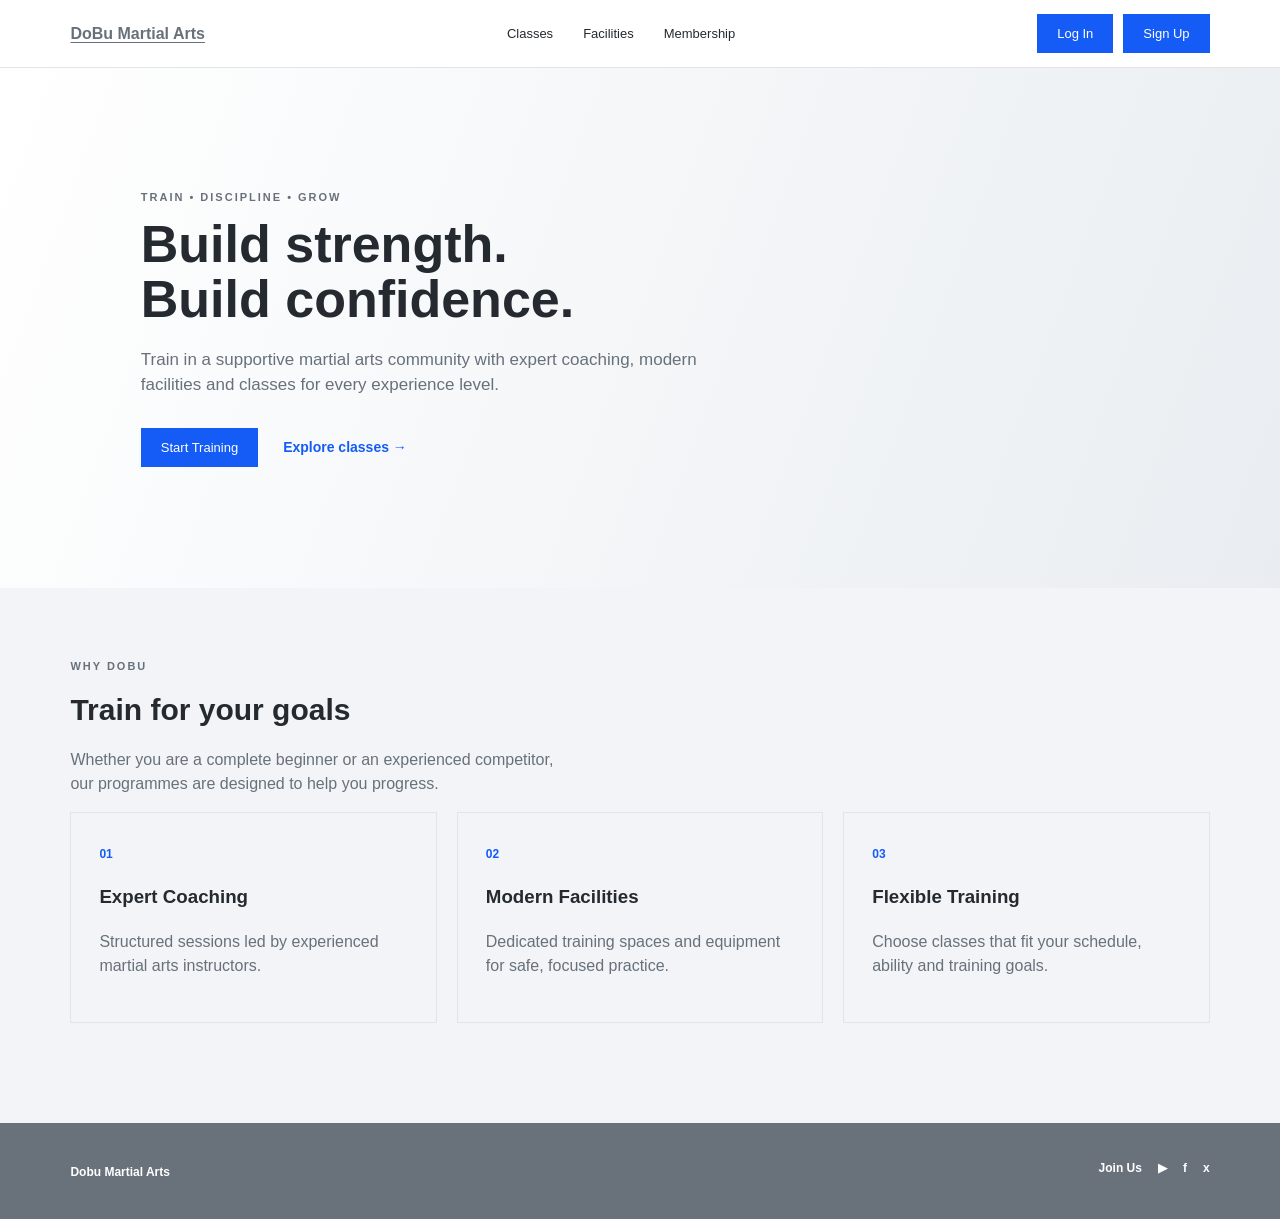
<file: index.html>
<!DOCTYPE html>
<html lang="en">

<head>
    <meta charset="UTF-8">
    <meta name="viewport" content="width=device-width, initial-scale=1.0">
    <title>Dobu Martial Arts</title>
    <link rel="stylesheet" href="style.css">
    <script src="script.js" defer></script>
</head>

<body>
    <header>
        <a class="brand" href="index.html">DoBu Martial Arts</a>
        <nav>
            <a href="classes.html">Classes</a>
            <a href="facilities.html">Facilities</a>
            <a href="membership.html">Membership</a>
        </nav>
        <div class=headerAccount>
            <a class="btn" href="login.html" id="login">Log In</a>
            <a class="btn" href="signup.html" id="signup">Sign Up</a>
            <a class="btnAccount" href=account.html id="account"> Account</a>
        </div>
    </header>
    <main>
        <section class="hero">
            <div>
                <p class="lightText"> TRAIN • DISCIPLINE • GROW </p>
                <h1>Build strength.<br>Build confidence.</h1>
                <p class="heroText">Train in a supportive martial arts community with expert coaching, modern facilities
                    and classes for every experience level.</p>
                <div class="heroBtn">
                    <a class="btn" href="signup.html">Start Training</a>
                    <a class="textLink" href="classes.html">Explore classes →</a>
                </div>
            </div>
        </section>

        <section>
            <div class="sectionHeading">
                <div>
                    <p class="lightText">WHY DOBU</p>
                    <h2> Train for your goals</h2>
                </div>
            <p>Whether you are a complete beginner or an experienced competitor, our programmes are designed to help you
                progress.</p>
            </div>
            <div class="cardGrid three">
                <article class="infoCard"><span class="cardNumber">01</span>
                    <h3>Expert Coaching</h3>
                    <p>Structured sessions led by experienced martial arts instructors.</p>
                </article>
                <article class="infoCard"><span class="cardNumber">02</span>
                    <h3>Modern Facilities</h3>
                    <p>Dedicated training spaces and equipment for safe, focused practice.</p>
                </article>
                <article class="infoCard"><span class="cardNumber">03</span>
                    <h3>Flexible Training</h3>
                    <p>Choose classes that fit your schedule, ability and training goals.</p>
                </article>
            </div>
        </section>

    </main>
    <footer>
        <div class="footerLeft">
            <strong> Dobu Martial Arts</strong>
        </div>
        <div class="footerRight">
            <div class="socials">
                <strong>Join Us</strong>
                <a href="https://www.youtube.com">▶</a>
                <a href="https://www.facebook.com">f</a>
                <a href="https://www.x.com">x</a>
            </div>
        </div>
    </footer>
</body>

</html>
</file>
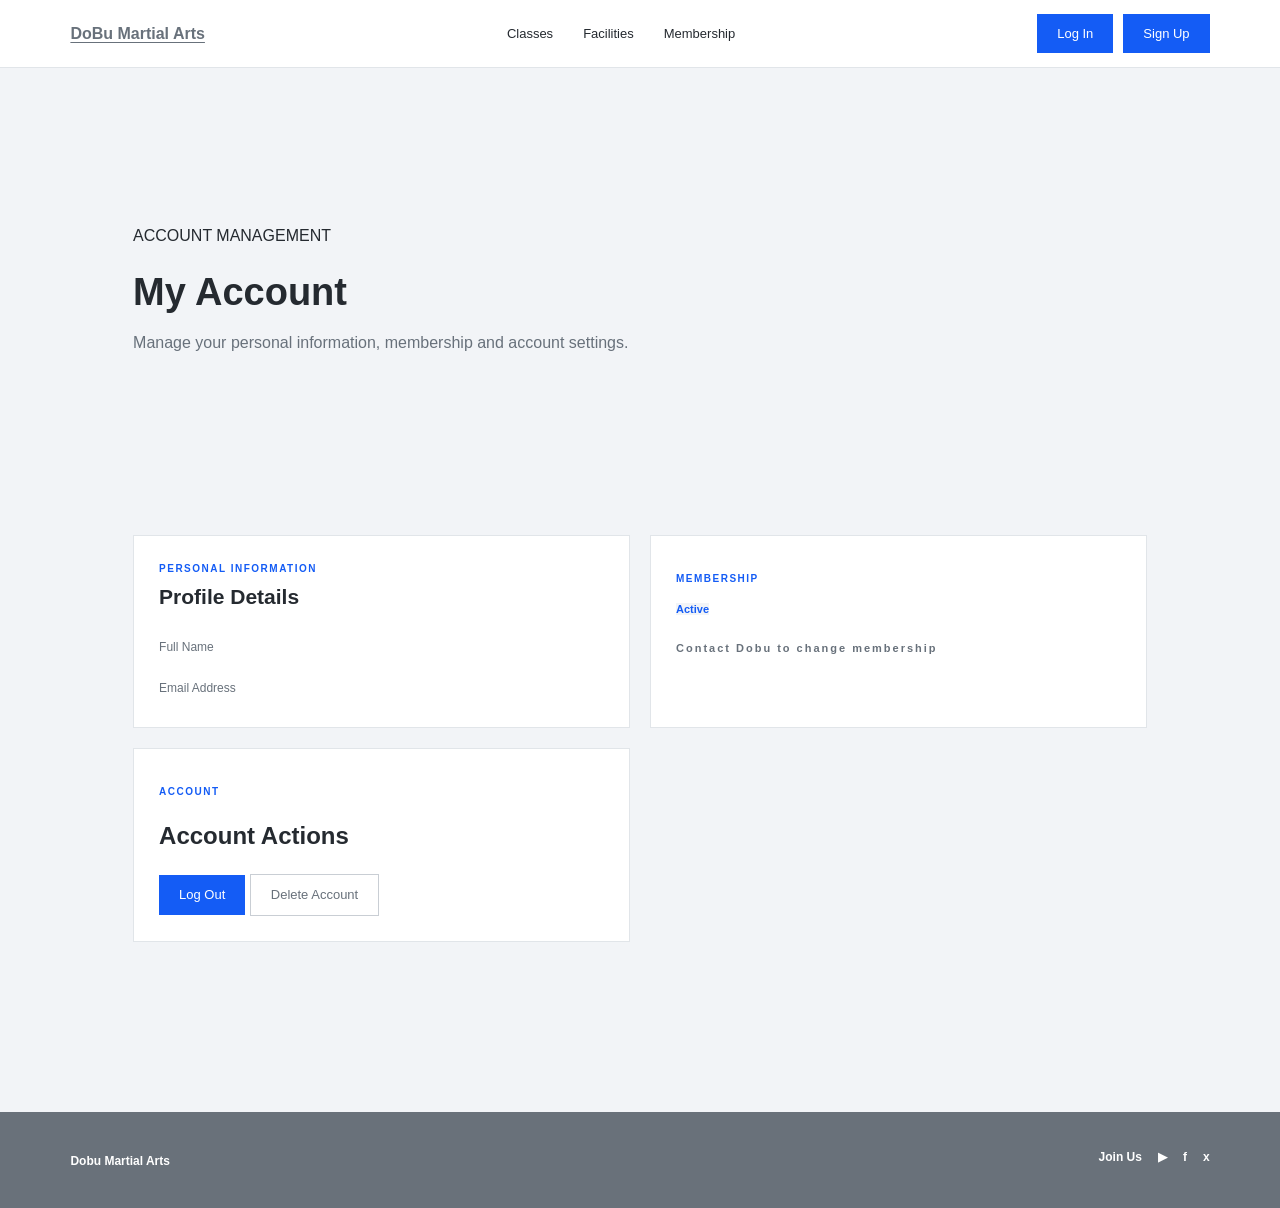
<file: account.html>
<!DOCTYPE html>
<html lang="en">

<head>
    <meta charset="UTF-8">
    <meta name="viewport" content="width=device-width, initial-scale=1.0">
    <title>Dobu Martial Arts</title>
    <link rel="stylesheet" href="style.css">
    <script src="script.js" defer></script>
</head>

<body>
    <header>
        <a class="brand" href="index.html">DoBu Martial Arts</a>
        <nav>
            <a href="classes.html">Classes</a>
            <a href="facilities.html">Facilities</a>
            <a href="membership.html">Membership</a>
        </nav>
        <div class=headerAccount>
            <a class="btn" href="login.html" id="login">Log In</a>
            <a class="btn" href="signup.html" id="signup">Sign Up</a>
            <a class="btnAccount" href=account.html id="account"> Account</a>
        </div>
    </header>


<main class="page">

    <section class="accountHeader">
        <p class="sectionLabel">ACCOUNT MANAGEMENT</p>
        <h1>My Account</h1>
        <p>Manage your personal information, membership and account settings.</p>
    </section>

    <section class="accountGrid">

        <!-- Personal Information -->
        <div class="accountCard">
            <div class="accountCardHeader">
                <div>
                    <p class="cardLabel">PERSONAL INFORMATION</p>
                    <h2>Profile Details</h2>
                </div>

            </div>

            <div class="accountDetails">
                <div>
                    <span>Full Name</span>
                    <strong id="accountName">Admin</strong>
                </div>

                <div>
                    <span>Email Address</span>
                    <strong id="accountGmail">Admin@gmail.com</strong>
                </div>

            </div>
        </div>


        <!-- Membership -->
        <div class="memberCard">
            <div class="memberCardHeader">
                <div>
                    <p class="cardLabel">MEMBERSHIP</p>
                     <span class="statusBadge">Active</span>

                    <h2 id="currentPlan">Current Plan</h2>
                </div>
            <div class="Contact">
                <p class="lightText"> Contact Dobu to change membership </p>
            </div>
            </div>
        </div>

        <!-- Account Actions -->
        <div class="accountCard dangerCard">
            <div class="account-card-header">
                <div>
                    <p class="cardLabel">ACCOUNT</p>
                    <h2>Account Actions</h2>
                </div>
            </div>

            <p>

            <div class="accountActions">
                <a href="login.html" id="logout" class="btn">
                    Log Out
                </a>

                <a href="login.html" class="dangerButton" id="delete">
                    Delete Account
                </a>
            </div>
        </div>

    </section>

</main>

    <footer>
        <div class="footerLeft">
            <strong> Dobu Martial Arts</strong>
        </div>
        <div class="footerRight">
            <div class="socials">
                <strong>Join Us</strong>
                <a href="https://www.youtube.com">▶</a>
                <a href="https://www.facebook.com">f</a>
                <a href="https://www.x.com">x</a>
            </div>
        </div>
    </footer>


</body>
</html>
</file>
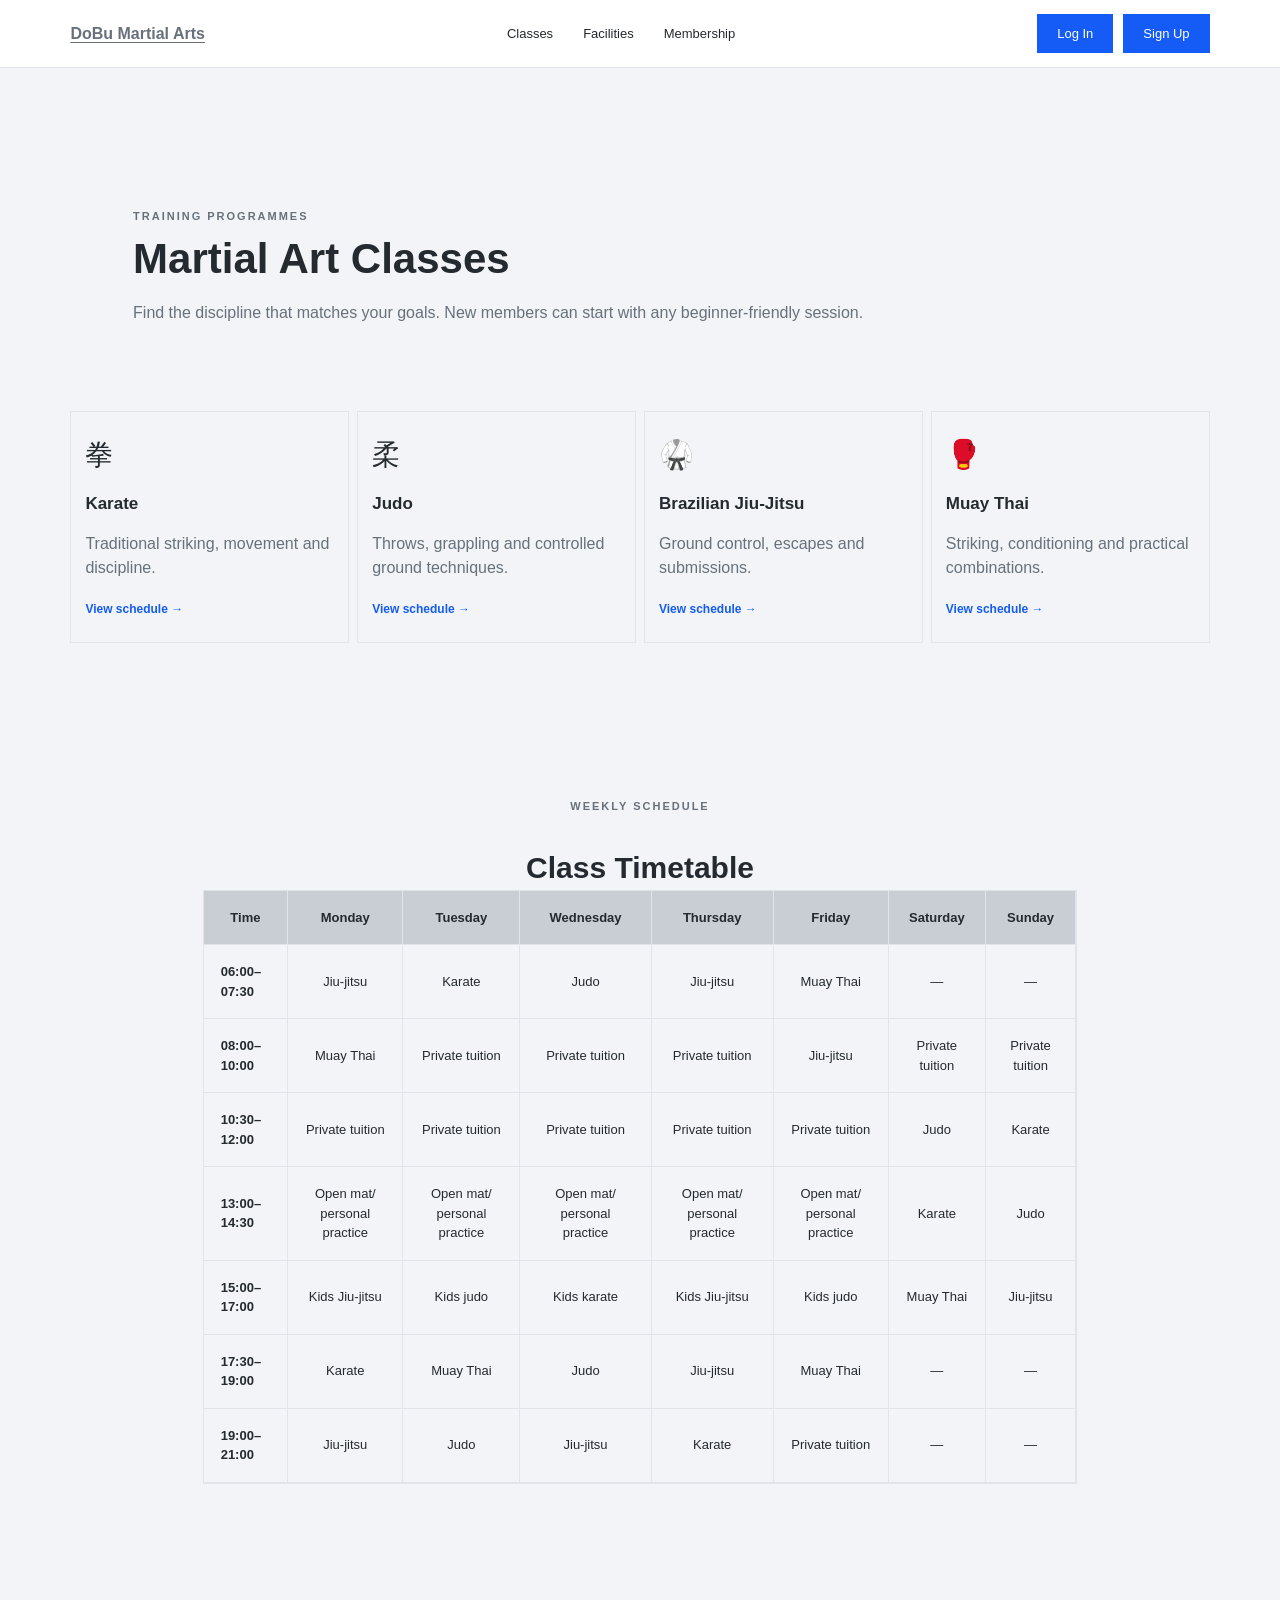
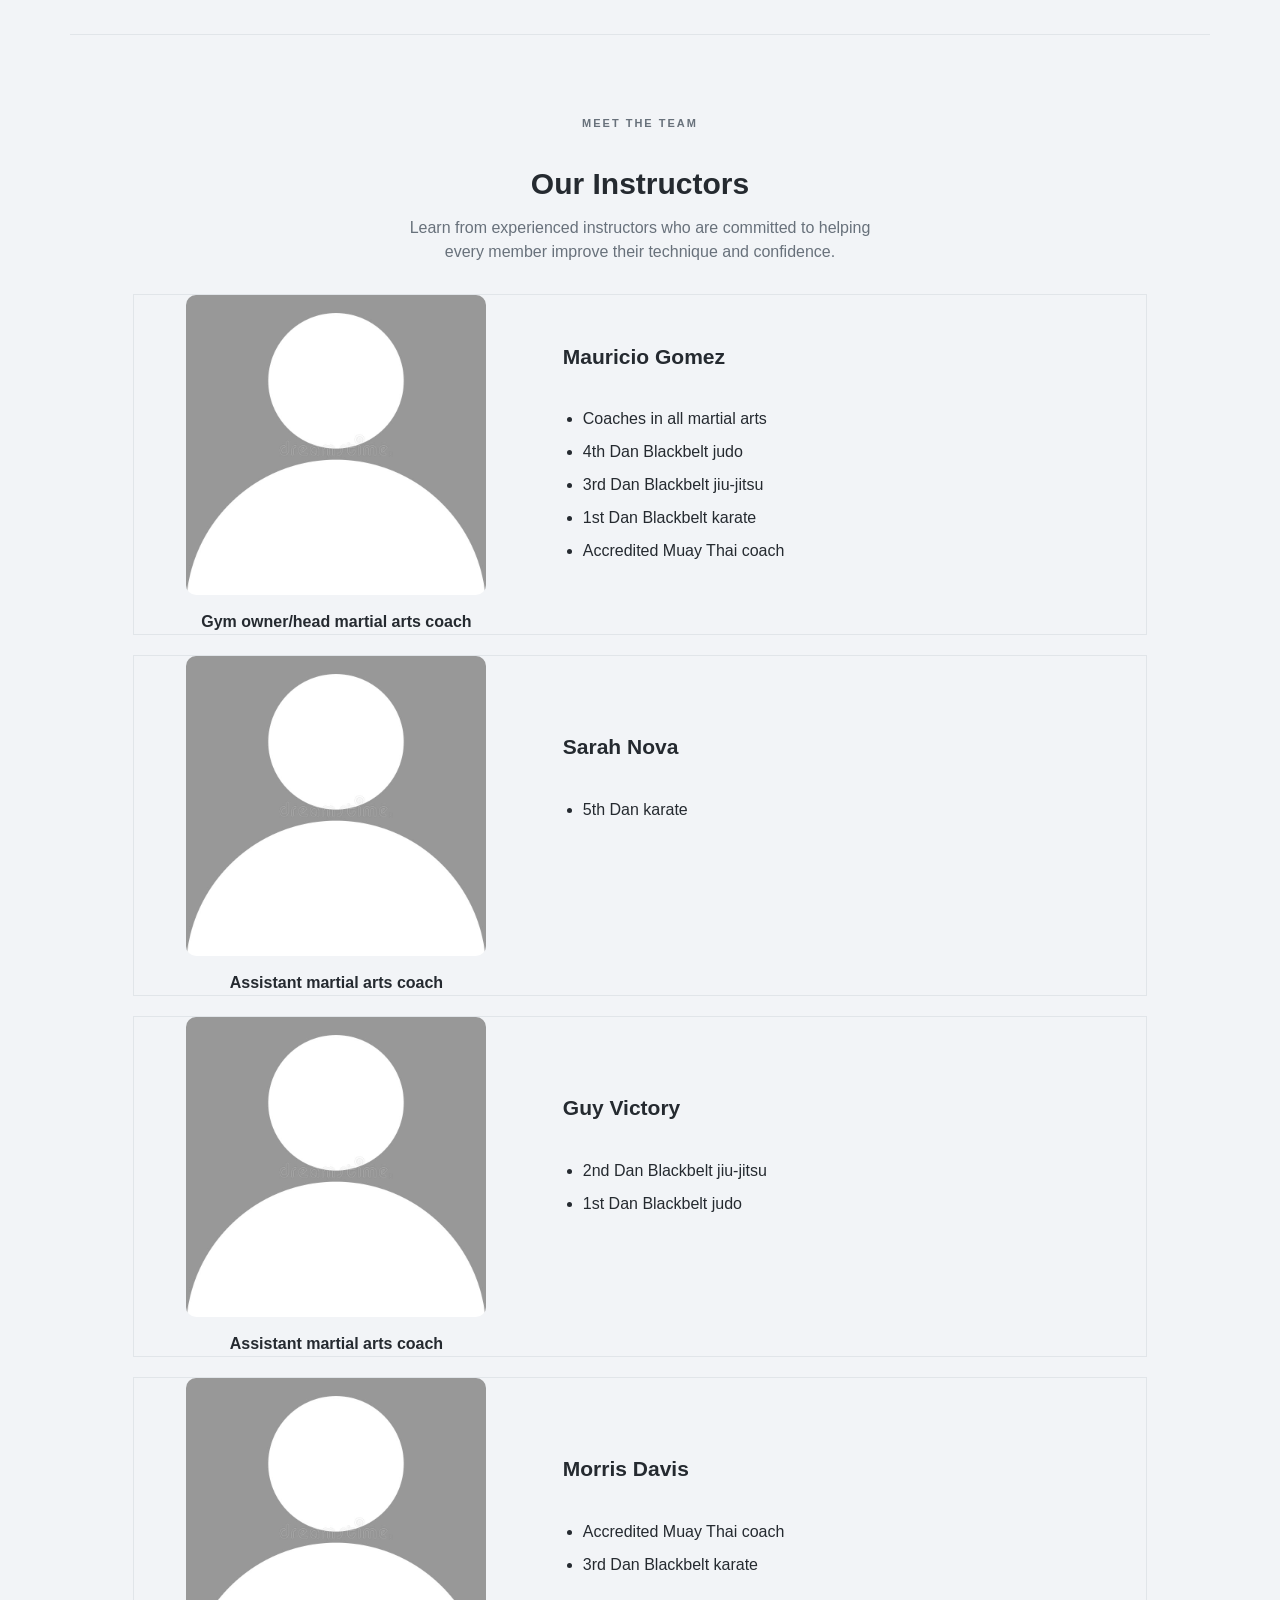
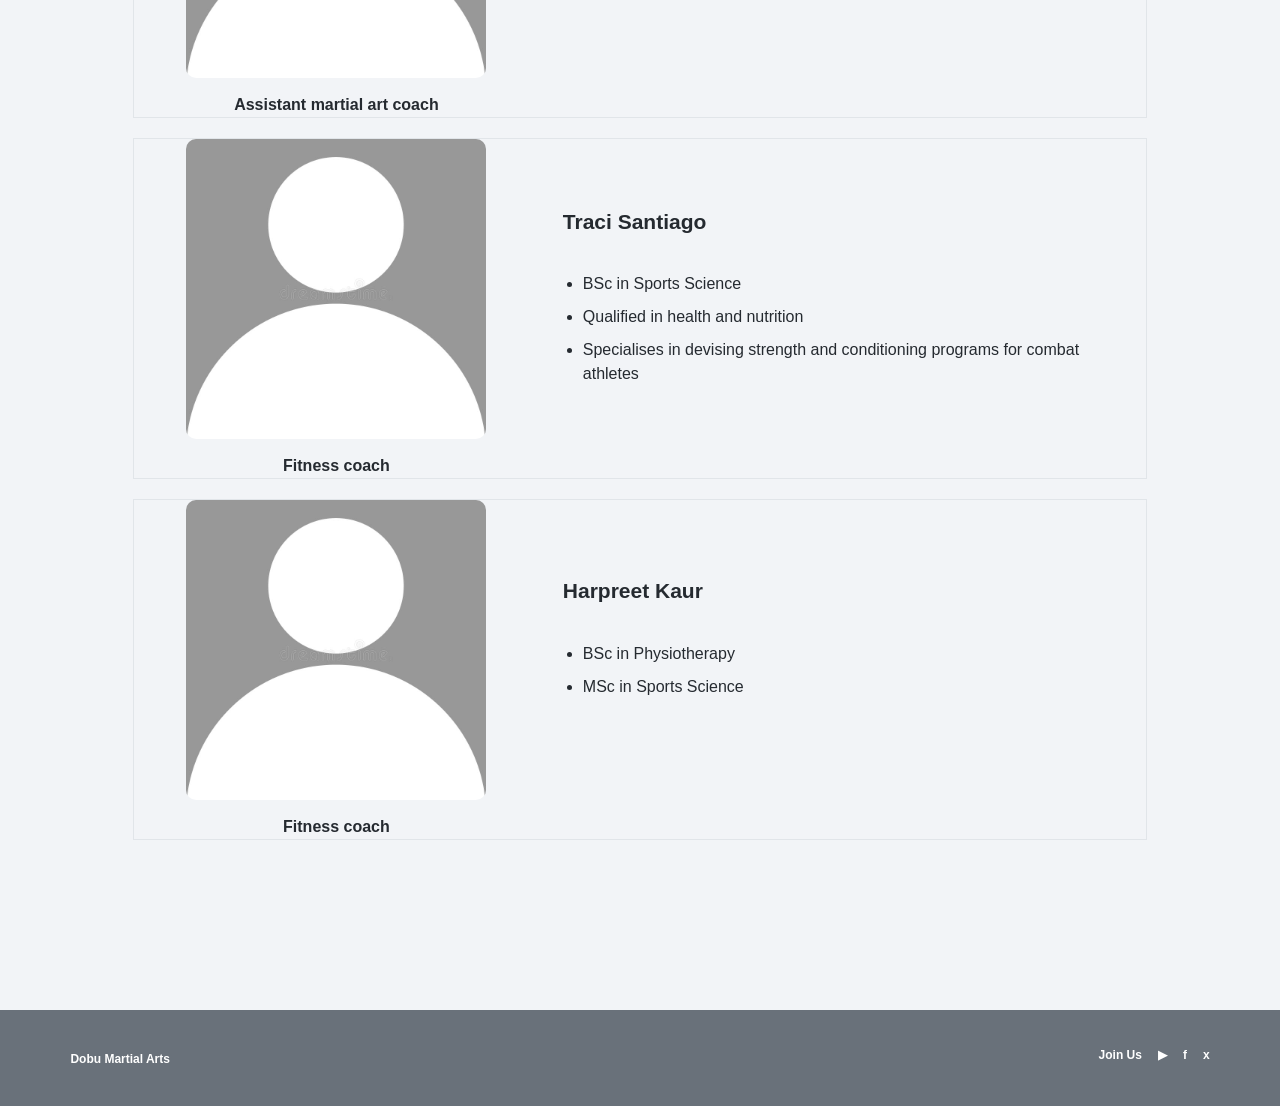
<file: classes.html>
<!DOCTYPE html>
<html lang="en">

<head>
    <meta charset="UTF-8">
    <meta name="viewport" content="width=device-width, initial-scale=1.0">
    <title>Dobu Martial Arts</title>
    <link rel="stylesheet" href="style.css">
    <script src="script.js" defer></script>

</head>

<body>
    <header>
        <a class="brand" href="index.html">DoBu Martial Arts</a>
        <nav>
            <a href="classes.html">Classes</a>
            <a href="facilities.html">Facilities</a>
            <a href="membership.html">Membership</a>
        </nav>
        <div class=headerAccount>
            <a class="btn" href="login.html" id="login">Log In</a>
            <a class="btn" href="signup.html" id="signup">Sign Up</a>
            <a class="btnAccount" href=account.html id="account"> Account</a>
        </div>
    </header>
    <main class="page">
        <section class="pageIntro">
            <p class="lightText">TRAINING PROGRAMMES</p>
            <h1>Martial Art Classes</h1>
            <p>Find the discipline that matches your goals. New members can start with any beginner-friendly session.
            </p>
        </section>

        <div class="classStrip">
            <article class="classCard">
                <div class="classIcon">拳</div>
                <h2>Karate</h2>
                <p>Traditional striking, movement and discipline.</p><a href="#timetable">View schedule →</a>
            </article>
            <article class="classCard">
                <div class="classIcon">柔</div>
                <h2>Judo</h2>
                <p>Throws, grappling and controlled ground techniques.</p><a href="#timetable">View schedule →</a>
            </article>
            <article class="classCard">
                <div class="classIcon">🥋</div>
                <h2>Brazilian Jiu-Jitsu</h2>
                <p>Ground control, escapes and submissions.</p><a href="#timetable">View schedule →</a>
            </article>
            <article class="classCard">
                <div class="classIcon">🥊</div>
                <h2>Muay Thai</h2>
                <p>Striking, conditioning and practical combinations.</p><a href="#timetable">View schedule →</a>
            </article>
        </div>

        <section id="timetable" class="timetableSection">
            <div class="sectionHeading centered">
                <div>
                    <p class="lightText">WEEKLY SCHEDULE</p>
                    <h2>Class Timetable</h2>
                </div>
            </div>
            <div class="tableWrap">
                <table>
                    <thead>
                        <tr>
                            <th>Time</th>
                            <th>Monday</th>
                            <th>Tuesday</th>
                            <th>Wednesday</th>
                            <th>Thursday</th>
                            <th>Friday</th>
                            <th>Saturday</th>
                            <th>Sunday</th>
                        </tr>
                    </thead>
                    <tbody>
                        <tr>
                            <th>06:00–07:30</th>
                            <td>Jiu-jitsu</td>
                            <td>Karate</td>
                            <td>Judo</td>
                            <td>Jiu-jitsu</td>
                            <td>Muay Thai</td>
                            <td>—</td>
                            <td>—</td>
                        </tr>
                        <tr>
                            <th>08:00–10:00</th>
                            <td>Muay Thai</td>
                            <td>Private tuition</td>
                            <td>Private tuition</td>
                            <td>Private tuition</td>
                            <td>Jiu-jitsu</td>
                            <td>Private tuition</td>
                            <td>Private tuition</td>
                        </tr>
                        <tr>
                            <th>10:30–12:00</th>
                            <td>Private tuition</td>
                            <td>Private tuition</td>
                            <td>Private tuition</td>
                            <td>Private tuition</td>
                            <td>Private tuition</td>
                            <td>Judo</td>
                            <td>Karate</td>
                        </tr>
                        <tr>
                            <th>13:00–14:30</th>
                            <td>Open mat/ personal practice</td>
                            <td>Open mat/ personal practice</td>
                            <td>Open mat/ personal practice</td>
                            <td>Open mat/ personal practice</td>
                            <td>Open mat/ personal practice</td>
                            <td>Karate</td>
                            <td>Judo</td>
                        </tr>
                        <tr>
                            <th>15:00–17:00</th>
                            <td>Kids Jiu-jitsu</td>
                            <td>Kids judo</td>
                            <td>Kids karate</td>
                            <td>Kids Jiu-jitsu</td>
                            <td>Kids judo</td>
                            <td>Muay Thai</td>
                            <td>Jiu-jitsu</td>
                        </tr>
                        <tr>
                            <th>17:30–19:00</th>
                            <td>Karate</td>
                            <td>Muay Thai</td>
                            <td>Judo</td>
                            <td>Jiu-jitsu</td>
                            <td>Muay Thai</td>
                            <td>—</td>
                            <td>—</td>
                        </tr>
                        <tr>
                            <th>19:00–21:00</th>
                            <td>Jiu-jitsu</td>
                            <td>Judo</td>
                            <td>Jiu-jitsu</td>
                            <td>Karate</td>
                            <td>Private tuition</td>
                            <td>—</td>
                            <td>—</td>
                        </tr>
                    </tbody>
                </table>
            </div>
        </section>
        <section class="instructorsSection">

            <div class="sectionHeading centered">
                <div>
                    <p class="lightText">MEET THE TEAM</p>
                    <h2>Our Instructors</h2>
                </div>

                <p>
                    Learn from experienced instructors who are committed to
                    helping every member improve their technique and confidence.
                </p>
            </div>

            <div class="instructorGrid">

                <article class="instructorCard">
                    <div class="instructor">
                        <img class="instructorImage" src="images/default.jpg" alt="Gym Instructor">
                            <span>Gym owner/head martial arts coach</span>
                    </div>

                    <div class="instructorInfo">
                        <h2>Mauricio Gomez</h2>
                        <div class="instructorDetails">
                            <ul>
                                <li>Coaches in all martial arts</li>
                                <li>4th Dan Blackbelt judo</li>
                                <li>3rd Dan Blackbelt jiu-jitsu</li>
                                <li>1st Dan Blackbelt karate</li>
                                <li>Accredited Muay Thai coach</li>
                            </ul>
                        </div>
                    </div>
                </article>
                <article class="instructorCard">
                    <div class="instructor">

                        <img class="instructorImage" src="images/default.jpg" alt="Gym Instructor">
                            <span>Assistant martial arts coach</span>
                    </div>
                    <div class="instructorInfo">
                        <h2>Sarah Nova</h2>
                        <div class="instructorDetails">
                            <ul>
                                <li>5th Dan karate</li>
                            </ul>
                        </div>
                    </div>
                </article>

                <article class="instructorCard">
                    <div class="instructor">
                        <img class="instructorImage" src="images/default.jpg" alt="Gym Instructor">
                            <span>Assistant martial arts coach</span>
                    </div>


                    <div class="instructorInfo">
                        <h2>Guy Victory</h2>
                        <div class="instructorDetails">
                            <ul>
                                <li>2nd Dan Blackbelt jiu-jitsu</li>
                                <li>1st Dan Blackbelt judo</li>
                            </ul>
                        </div>
                    </div>
                </article>

                <article class="instructorCard">
                    <div class="instructor">
                        <img class="instructorImage" src="images/default.jpg" alt="Gym Instructor">
                            <span>Assistant martial art coach</span>
                    </div>


                    <div class="instructorInfo">
                        <h2>Morris Davis</h2>
                        <div class="instructorDetails">
                            <ul>
                                <li>Accredited Muay Thai coach</li>
                                <li>3rd Dan Blackbelt karate</li>
                            </ul>
                        </div>
                    </div>
                </article>

                <article class="instructorCard">
                    <div class="instructor">
                        <img class="instructorImage" src="images/default.jpg" alt="Gym Instructor">
                            <span>Fitness coach</span>
                    </div>


                    <div class="instructorInfo">
                        <h2>Traci Santiago</h2>
                        <div class="instructorDetails">
                            <ul>
                                <li>BSc in Sports Science</li>
                                <li>Qualified in health and nutrition</li>
                                <li>Specialises in devising strength and conditioning programs for combat athletes</li>
                            </ul>
                        </div>
                    </div>
                </article>

                <article class="instructorCard">
                    <div class="instructor">
                        <img class="instructorImage" src="images/default.jpg" alt="Gym Instructor">
                            <span>Fitness coach</span>
                    </div>


                    <div class="instructorInfo">
                        <h2>Harpreet Kaur</h2>
                        <div class="instructorDetails">
                            <ul>
                                <li>BSc in Physiotherapy</li>
                                <li>MSc in Sports Science</li>
                            </ul>
                        </div>
                    </div>
                </article>
            </div>

        </section>
    </main>
    <footer>
        <div class="footerLeft">
            <strong> Dobu Martial Arts</strong>
        </div>
        <div class="footerRight">
            <div class="socials">
                <strong>Join Us</strong>
                <a href="https://www.youtube.com">▶</a>
                <a href="https://www.facebook.com">f</a>
                <a href="https://www.x.com">x</a>
            </div>
        </div>
    </footer>
</body>

</html>
</file>
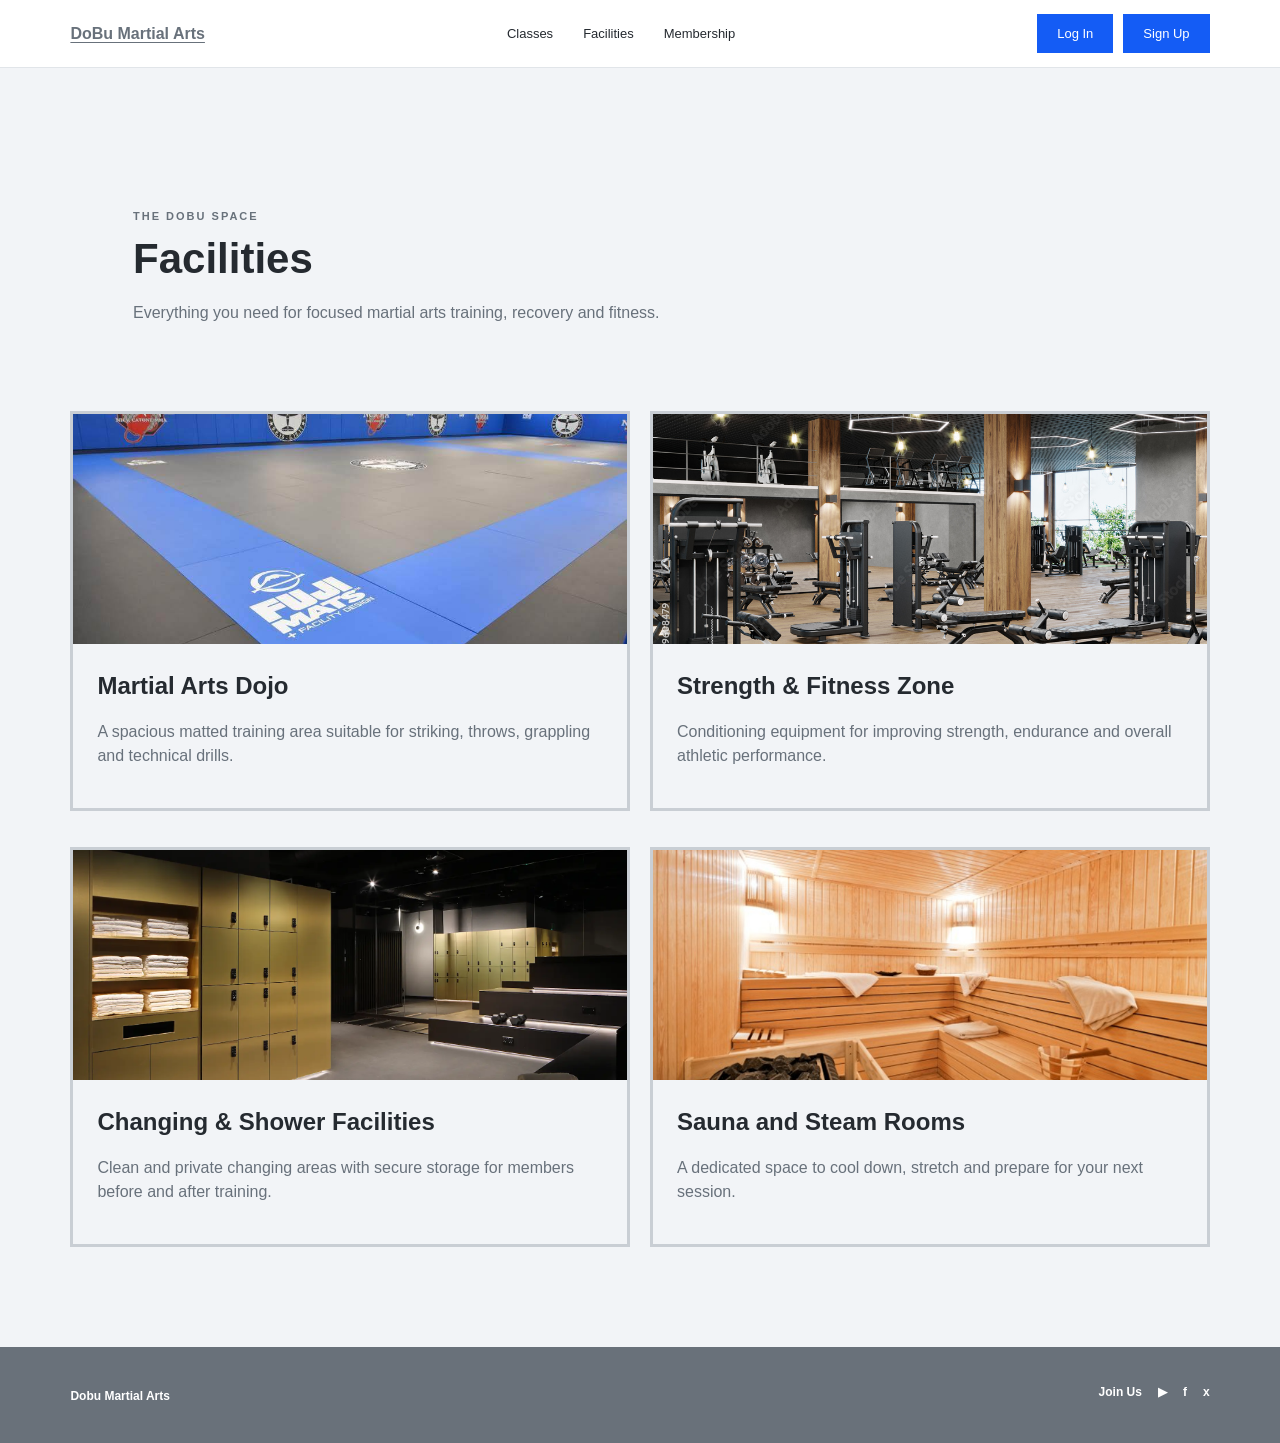
<file: facilities.html>
<!DOCTYPE html>
<html lang="en">

<head>
    <meta charset="UTF-8">
    <meta name="viewport" content="width=device-width, initial-scale=1.0">
    <title>Dobu Martial Arts</title>
    <link rel="stylesheet" href="style.css">
    <script src="script.js" defer></script>

</head>

<body>
    <header>
        <a class="brand" href="index.html">DoBu Martial Arts</a>
        <nav>
            <a href="classes.html">Classes</a>
            <a href="facilities.html">Facilities</a>
            <a href="membership.html">Membership</a>
        </nav>
        <div class=headerAccount>
            <a class="btn" href="login.html" id="login">Log In</a>
            <a class="btn" href="signup.html" id="signup">Sign Up</a>
            <a class="btnAccount" href=account.html id="account"> Account</a>
        </div>
    </header>
    <main class="page">
        <section class="pageIntro">
            <p class="lightText">THE DOBU SPACE</p>
            <h1>Facilities</h1>
            <p>Everything you need for focused martial arts training, recovery and fitness.</p>
        </section>
        <div class="facilityGrid">
            <article class="facilityCard">
                <img class="facilityImage mat" src="images/gymMat.jpg" alt="Training Rooms">
                <div>
                    <h2>Martial Arts Dojo</h2>
                    <p>A spacious matted training area suitable for striking, throws, grappling and technical drills.
                    </p>
                </div>
            </article>
            <article class="facilityCard">
                <img class="facilityImage gym" src="images/gym.jpg"  alt="Gym">
                <div>
                    <h2>Strength & Fitness Zone</h2>
                    <p>Conditioning equipment for improving strength, endurance and overall athletic performance.</p>
                </div>
            </article>
            <article class="facilityCard">
                <img class="facilityImage changing" src="images/changing.png" alt="SHower and Changing Rooms">
                <div>
                    <h2>Changing & Shower Facilities</h2>
                    <p>Clean and private changing areas with secure storage for members before and after training.</p>
                </div>
            </article>
            <article class="facilityCard">
                <img class="facilityImage recovery" src="images/sauna.jpg" alt="Sauna and Steam Rooms">
                <div>
                    <h2>Sauna and Steam Rooms</h2>
                    <p>A dedicated space to cool down, stretch and prepare for your next session.</p>
                </div>
            </article>
        </div>
    </main>
    <footer>
        <div class="footerLeft">
            <strong> Dobu Martial Arts</strong>
        </div>
        <div class="footerRight">
            <div class="socials">
                <strong>Join Us</strong>
                <a href="https://www.youtube.com">▶</a>
                <a href="https://www.facebook.com">f</a>
                <a href="https://www.x.com">x</a>
            </div>      
        </div>
    </footer>
</body>

</html>
</file>
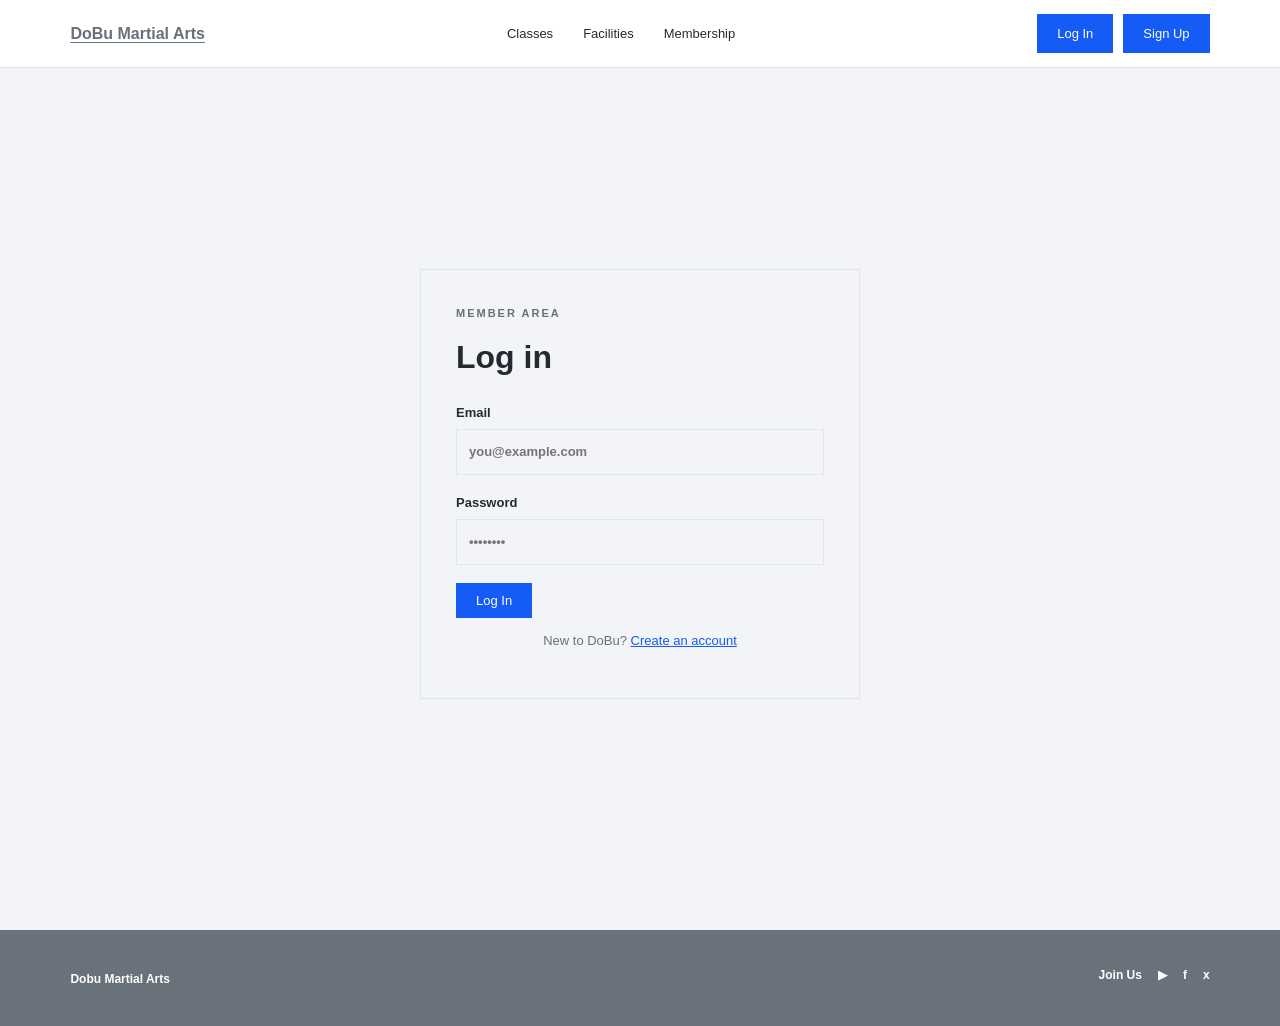
<file: login.html>
<!DOCTYPE html>
<html lang="en">

<head>
    <meta charset="UTF-8">
    <meta name="viewport" content="width=device-width, initial-scale=1.0">
    <title>Dobu Martial Arts</title>
    <link rel="stylesheet" href="style.css">
    <script src="script.js" defer></script>
</head>

<body>
    <header>
        <a class="brand" href="index.html">DoBu Martial Arts</a>
        <nav>
            <a href="classes.html">Classes</a>
            <a href="facilities.html">Facilities</a>
            <a href="membership.html">Membership</a>
        </nav>
        <div class=headerAccount>
            <a class="btn" href="login.html" id="login">Log In</a>
            <a class="btn" href="signup.html" id="signup">Sign Up</a>
            <a class="btnAccount" href=account.html id="account"> Account</a>
        </div>
    </header>
    <main class="authPage">
        <form class="authCard" id="log">
            <p class="lightText">MEMBER AREA</p>
            <h1>Log in</h1><label>Email<input id = "gmail" type="email" required
                    placeholder="you@example.com"></label><label>Password<input id = "password" type="password" required
                    placeholder="••••••••"></label><button class="btn" type="submit">Log In</button>
            <p class="authNote">New to DoBu? <a href="signup.html">Create an account</a></p>
        </form>
    </main>
    <footer>
        <div class="footerLeft">
            <strong> Dobu Martial Arts</strong>
        </div>
        <div class="footerRight">
            <div class="socials">
                <strong>Join Us</strong>
                <a href="https://www.youtube.com">▶</a>
                <a href="https://www.facebook.com">f</a>
                <a href="https://www.x.com">x</a>
            </div>
        </div>
    </footer>
</body>

</html>
</file>
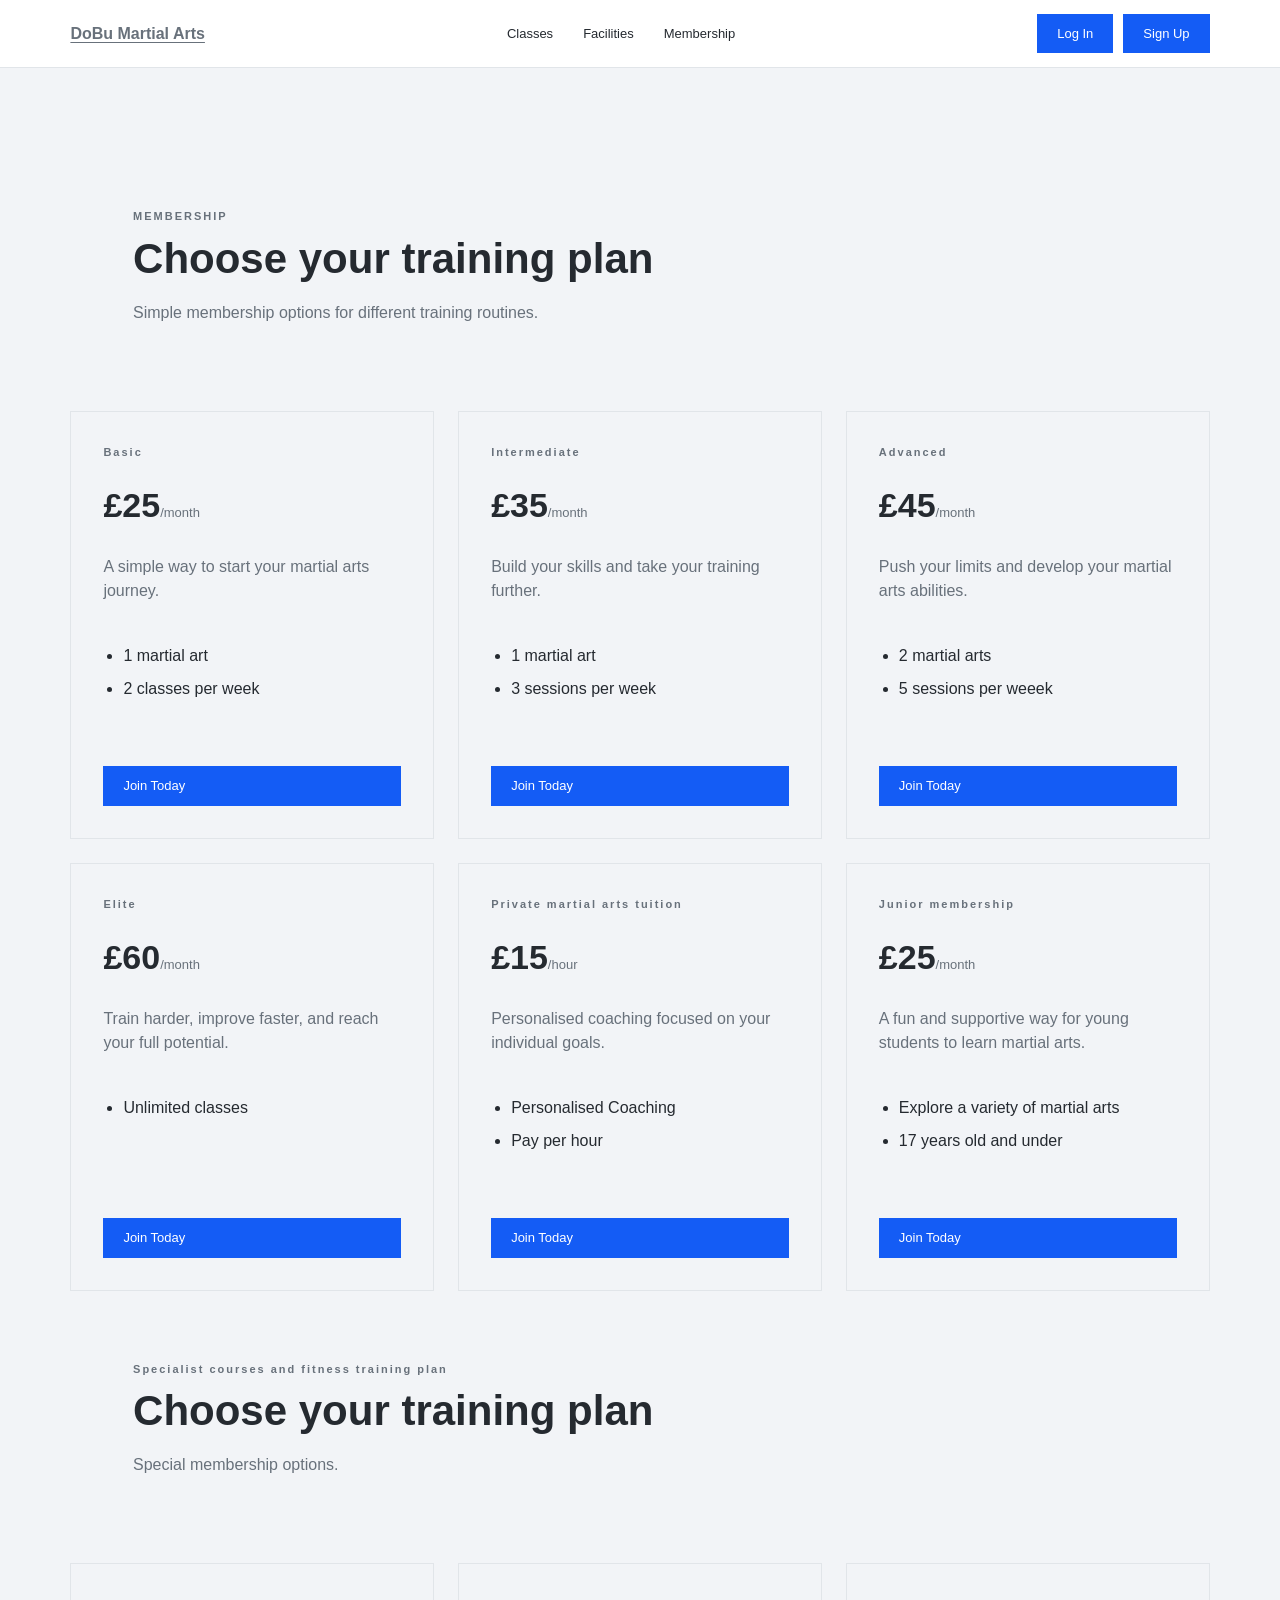
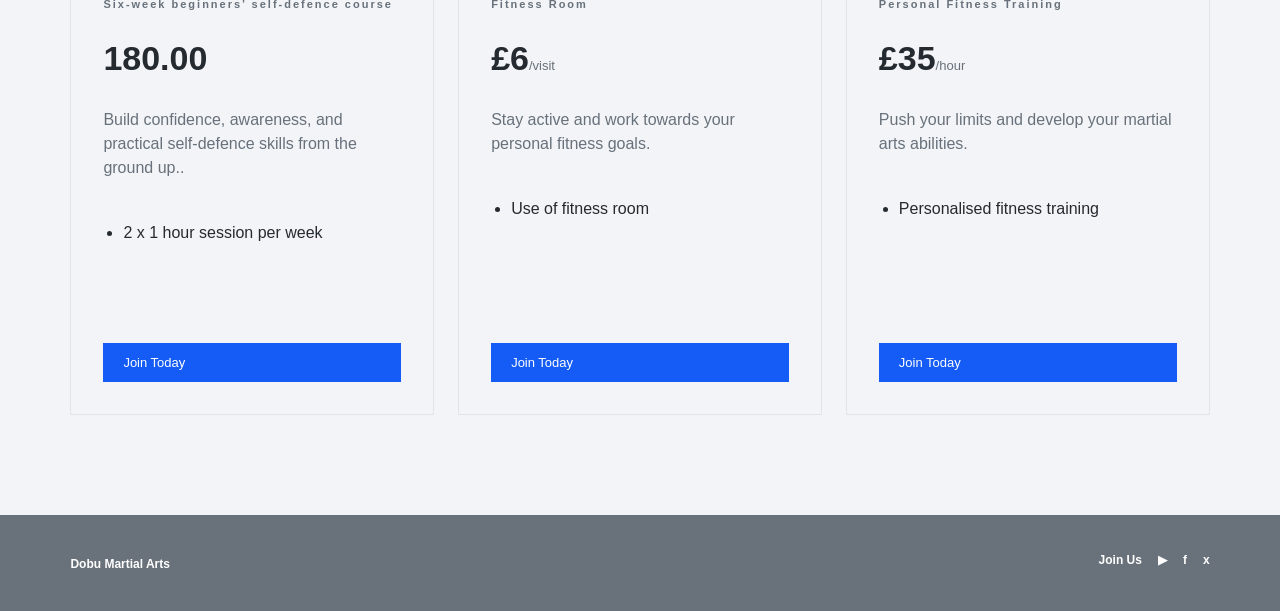
<file: membership.html>
<!DOCTYPE html>
<html lang="en">

<head>
    <meta charset="UTF-8">
    <meta name="viewport" content="width=device-width, initial-scale=1.0">
    <title>Dobu Martial Arts</title>
    <link rel="stylesheet" href="style.css">
    <script src="script.js" defer></script>

</head>

<body>
    <header>
        <a class="brand" href="index.html">DoBu Martial Arts</a>
        <nav>
            <a href="classes.html">Classes</a>
            <a href="facilities.html">Facilities</a>
            <a href="membership.html">Membership</a>
        </nav>
        <div class=headerAccount>
            <a class="btn" href="login.html" id="login">Log In</a>
            <a class="btn" href="signup.html" id="signup">Sign Up</a>
            <a class="btnAccount" href=account.html id="account"> Account</a>
        </div>
    </header>
    <main class="page">
        <section class="pageIntro">
            <p class="lightText">MEMBERSHIP</p>
            <h1>Choose your training plan</h1>
            <p>Simple membership options for different training routines.</p>
        </section>
        <div class="pricingGrid">
            <article class="priceCard">
                <p class="lightText">Basic</p>
                <h2>£25<span>/month</span></h2>
                <p>A simple way to start your martial arts journey.</p>
                <ul>
                    <li>1 martial art</li>
                    <li>2 classes per week</li>
                </ul><a class="btn" href="signup.html">Join Today</a>
            </article>
            <article class="priceCard featured">
                <p class="lightText">Intermediate</p>
                <h2>£35<span>/month</span></h2>
                <p>Build your skills and take your training further.</p>
                <ul>
                    <li>1 martial art</li>
                    <li>3 sessions per week</li>
                </ul><a class="btn" href="signup.html">Join Today</a>
            </article>
            <article class="priceCard">
                <p class="lightText">Advanced</p>
                <h2>£45<span>/month</span></h2>
                <p>Push your limits and develop your martial arts abilities.</p>
                <ul>
                    <li>2 martial arts</li>
                    <li>5 sessions per weeek</li>
                </ul><a class="btn" href="signup.html">Join Today</a>
            </article>
            <article class="priceCard">
                <p class="lightText">Elite</p>
                <h2>£60<span>/month</span></h2>
                <p>Train harder, improve faster, and reach your full potential.</p>
                <ul>
                    <li>Unlimited classes</li>
                </ul><a class="btn" href="signup.html">Join Today</a>
            </article>
            <article class="priceCard">
                <p class="lightText">Private martial arts tuition</p>
                <h2>£15<span>/hour</span></h2>
                <p>Personalised coaching focused on your individual goals.</p>
                <ul>
                    <li>Personalised Coaching</li>
                    <li>Pay per hour</li>
                </ul><a class="btn" href="signup.html">Join Today</a>
            </article>
            <article class="priceCard">
                <p class="lightText">Junior membership</p>
                <h2>£25<span>/month</span></h2>
                <p>A fun and supportive way for young students to learn martial arts.</p>
                <ul>
                    <li>Explore a variety of martial arts</li>
                    <li>17 years old and under</li>
                </ul><a class="btn" href="signup.html">Join Today</a>
            </article>
        </div>
        <section class="pageIntro">
            <p class="lightText">Specialist courses and fitness training plan</p>
            <h1>Choose your training plan</h1>
            <p>Special membership options.</p>
        </section>
        <div class="pricingGrid">
            <article class="priceCard">
                <p class="lightText">Six-week beginners’ self-defence course </p>
                <h2>180.00<span></span></h2>
                <p>Build confidence, awareness, and practical self-defence skills from the ground up..</p>
                <ul>
                    <li>2 x 1 hour session per week</li>
                </ul><a class="btn" href="signup.html">Join Today</a>
            </article>
            <article class="priceCard featured">
                <p class="lightText">Fitness Room</p>
                <h2>£6<span>/visit</span></h2>
                <p>Stay active and work towards your personal fitness goals.</p>
                <ul>
                    <li>Use of fitness room</li>
                </ul><a class="btn" href="signup.html">Join Today</a>
            </article>
            <article class="priceCard">
                <p class="lightText">Personal Fitness Training</p>
                <h2>£35<span>/hour</span></h2>
                <p>Push your limits and develop your martial arts abilities.</p>
                <ul>
                    <li>Personalised fitness training</li>
                </ul><a class="btn" href="signup.html">Join Today</a>
            </article>
        </div>
    </main>
    <footer>
        <div class="footerLeft">
            <strong> Dobu Martial Arts</strong>
        </div>
        <div class="footerRight">
            <div class="socials">
                <strong>Join Us</strong>
                <a href="https://www.youtube.com">▶</a>
                <a href="https://www.facebook.com">f</a>
                <a href="https://www.x.com">x</a>
            </div>
        </div>
    </footer>
</body>

</html>
</file>
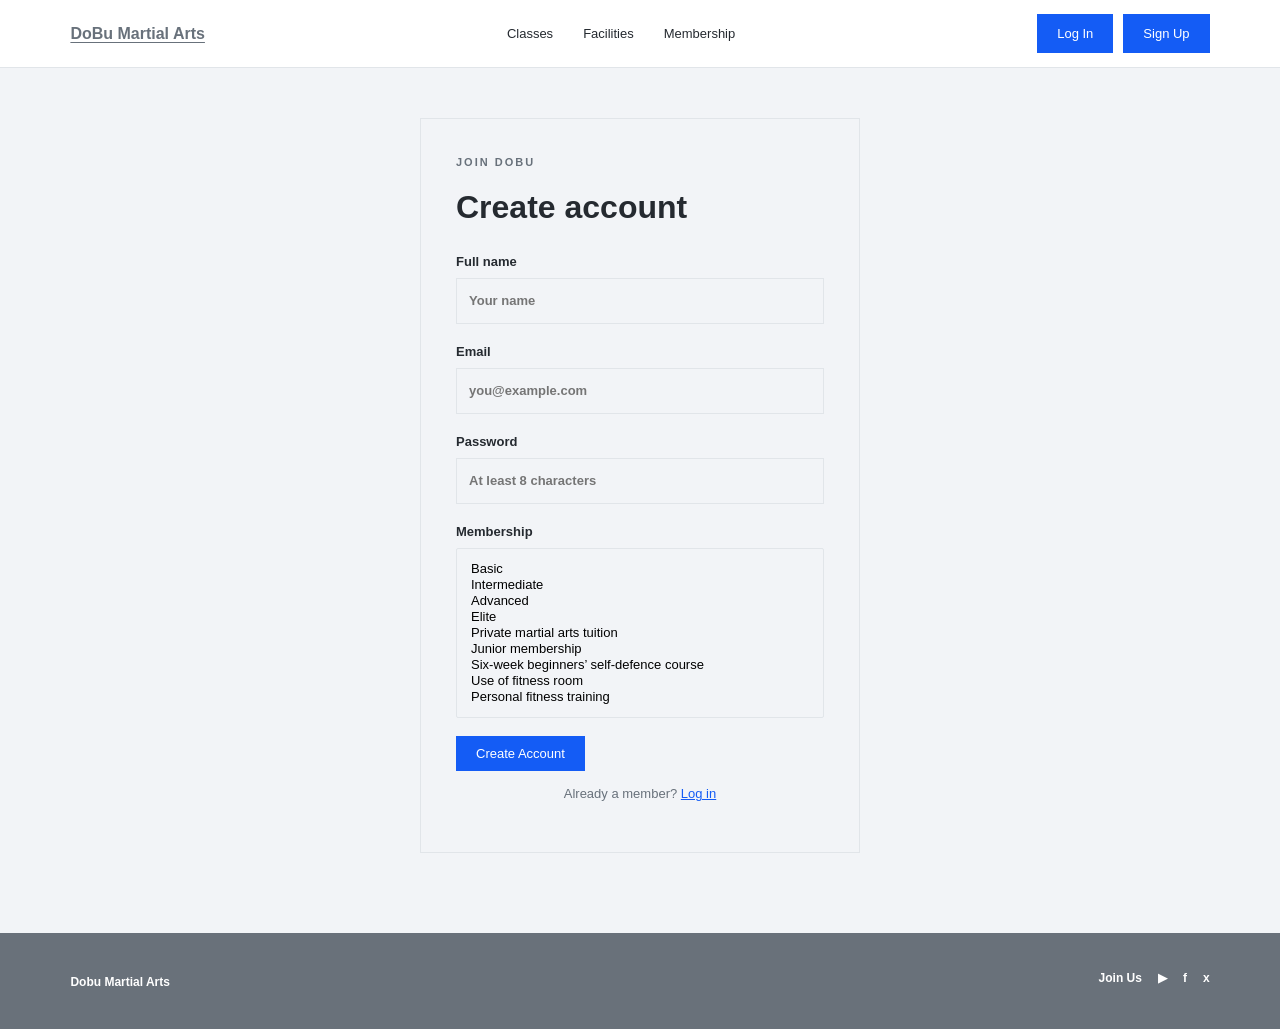
<file: signup.html>
<!DOCTYPE html>
<html lang="en">

<head>
    <meta charset="UTF-8">
    <meta name="viewport" content="width=device-width, initial-scale=1.0">
    <title>Dobu Martial Arts</title>
    <link rel="stylesheet" href="style.css">
    <script src="script.js" defer></script>

</head>

<body>
    <header>
        <a class="brand" href="index.html">DoBu Martial Arts</a>
        <nav>
            <a href="classes.html">Classes</a>
            <a href="facilities.html">Facilities</a>
            <a href="membership.html">Membership</a>
        </nav>
        <div class=headerAccount>
            <a class="btn" href="login.html" id="login">Log In</a>
            <a class="btn" href="signup.html" id="signup">Sign Up</a>
            <a class="btnAccount" href=account.html id="account"> Account</a>
        </div>
    </header>
     <main class="authPage">
        <form class="authCard" id="sign">
            <p class="lightText">JOIN DOBU</p>
            <h1>Create account</h1><label>Full name<input type="text" id = "name" required
                    placeholder="Your name"></label><label>Email<input id = "gmail" type="email" required
                    placeholder="you@example.com"></label><label>Password<input id ="password" type="password" minlength="8" required
                    placeholder="At least 8 characters"></label><label>Membership
                    <select id = "membership" required size="9">
                    <option>Basic</option>
                    <option>Intermediate</option>
                    <option>Advanced</option>
                    <option>Elite</option>
                    <option>Private martial arts tuition</option>
                    <option>Junior membership</option>
                    <option>Six-week beginners’ self-defence course </option>
                    <option>Use of fitness room</option>
                    <option>Personal fitness training</option>

    
                </select></label><button class="btn" type="submit">Create Account</button>
            <p class="authNote">Already a member? <a href="login.html">Log in</a></p>
        </form>
    </main>
    <footer>
        <div class="footerLeft">
            <strong> Dobu Martial Arts</strong>
        </div>
        <div class="footerRight">
            <div class="socials">
                <strong>Join Us</strong>
                <a href="https://www.youtube.com">▶</a>
                <a href="https://www.facebook.com">f</a>
                <a href="https://www.x.com">x</a>
            </div>
        </div>
    </footer>
</body>

</html>
</file>
<file: style.css>
* {
    box-sizing: border-box;
}

:root {
    /* Primary */
    --color-primary: #145CF5;
    --color-primary-dark: #0D49C7;
    --color-primary-light: #EAF1FF;

    /* Backgrounds */
    --color-background: #F2F4F7;
    --color-surface: #FFFFFF;
    --color-surface-alt: #E9EDF1;

    /* Text */
    --color-text: #252A30;
    --color-text-secondary: #68717B;
    --color-text-light: #FFFFFF;

    /* Borders */
    --color-border: #E1E5E9;
    --color-border-dark: #C9CED4;

    /* Footer */
    --color-footer: #69717A;
    --color-footer-dark: #555D65;

}

html {
    scroll-behavior: smooth;
}

body {
    margin: 0;
    background: var(--color-background);
    color: var(--color-text);
    font-family: Arial, Helvetica, sans-serif;
    line-height: 1.5
}

header{
    height: 68px;
    background: var(--color-surface);
    border-bottom: 1px solid var(--color-border);
    display: flex;
    align-items: center;
    padding: 0 5.5%;
    gap: 32px;
    position: sticky;
    top: 0;
    z-index: 10;
    padding-top: env(safe-area-inset-top);
}

header nav{
    display: flex;
    gap: 30px;
    margin: auto;
    font-size: 13px
}

header nav a , footer a{
    color: inherit;
    text-decoration: none
}

header nav a:hover, header nav a:active{
    font-weight: bold;
}

.headerAccount{
    display: flex;
    gap: 10px;
}

.btn{
    display: inline-block;
    border: 1px solid var(--color-primar);
    background: var(--color-primary);
    color: var(--color-text-light) !important;
    padding: 10px 20px;
    text-decoration: none;
    font-size: 13px;
    cursor: pointer;
}

.dangerButton{
    display: inline-block;
    border: 1px solid var(--color-border-dark);
    background: none;
    color: var(--color-text-secondary) !important;
    padding: 10px 20px;
    text-decoration: none;
    font-size: 13px;
    cursor: pointer;
}

.btn:hover {
    background: var(--color-primary-dark);
    color: var(--color-text-light)
}

.btnAccount{
    background: inherit;
    color: var(--color-text);
    padding: 10px 20px;
    font-size: 16px;
    display:none;
}

.btnAccount:hover{
    text-decoration: underline;
}

.brand{
    font-weight: 700;
    color: var(--color-text-secondary);
    text-decoration: underline;
    text-underline-offset: 3px;
    white-space: nowrap
}

footer {
    background: var(--color-footer);
    color: var(--color-text-light);
    padding: 36px 5.5%;
    margin-top: 30px;

    display: flex;
    justify-content: space-between;
    align-items: flex-start;
}

.footerleft {
    border-right: 1px solid var(--color-footer-dark);
}

.footerright {
    display: flex;
    justify-content: space-between;
    align-items: flex-start;
    gap: 50px;
}

footer strong {
    font-size: 12px;
}

footer a {
    font-size: 12px;
}

.socials {
    display: flex;
    justify-content: space-between;
    align-items: flex-start;
    gap: 16px;
    font-weight: 700;
}

.socials a {
    display: inline;
    font-size: 12px;
}

.hero {
    margin: 0 !important;
    min-width: 100% !important;
    min-height: 520px;
    display: flex;
    align-items: center;
    padding: 80px 11%;
    background: linear-gradient(110deg, var(--color-surface) , var(--color-surface-alt))
}


.lightText {
    font-size: 11px;
    letter-spacing: 2px;
    font-weight: 700;
    color: var(--color-text-secondary);
    margin: 0 0 12px
}

.hero h1, .pageIntro h1 {
    font-size: 52px;
    line-height: 1.05;
    margin: 0 0 20px;
    color: var(--color-text)
}

.heroText {
    font-size: 17px;
    color: var(--color-text-secondary);
    max-width: 580px
}

.heroBtn{
    display: flex;
    align-items: center;
    gap: 25px;
    margin-top: 30px
}

.textLink {
    color: var(--color-primary);
    text-decoration: none;
    font-weight: 700;
    font-size: 14px
}

section , .page{
    padding: 70px 5.5%;
    max-width: 1280px;
    margin: auto;
}

.sectionHeading h2 {
    margin: 0;
    font-size: 30px
}
.sectionHeading p {
    max-width: 500px;
    color: var(--color-text-secondary)
}

.cardGrid {
    display: grid;
    gap: 20px
}

.cardGrid.three {
    grid-template-columns: repeat(3, 1fr)
}

.infoCard,.classCard,.facilityCard,.priceCard,.authCard,.instructorCard {
    background: var(--color-background);
    border: 1px solid var(--color-border);
}

.infoCard {
    padding: 28px
}

.infoCard h2{
    margin: 14px 0 8px
}

.infoCard p,
.classCard p,
.facilityCard p,
.priceCard p {
    color: var(--color-text-secondary)
}

.cardNumber {
    color: var(--color-primary);
    font-weight: 700;
    font-size: 12px;
}

.pageIntro h1{
    font-size:42px;
}

.pageIntro P:last-child {
    color: var(--color-text-secondary);
}

.classStrip {
    display: grid;
    grid-template-columns: repeat(4, 1fr);
    gap: 8px;
    margin-bottom: 75px
}

.classCard {
    padding: 22px 14px;
    min-height: 185px
}

.classIcon {
    font-size: 28px;
    margin-bottom: 15px
}

.classCard h2 {
    font-size: 17px;
    margin: 0 0 10px
}

.classCard a {
    font-size: 12px;
    color: var(--color-primary);
    text-decoration: none;
    font-weight: 700;
    margin-top: auto;
}

.timetableSection{
    max-width: 1000px;
    margin: auto
}

.centered {
    text-align: center;
    display: block
}

.centered p {
    margin: 10px auto 30px
}

.tableWrap {
    overflow-x: auto;
    background: var(--color-background);
    border: 1px solid var(--color-border);
}

.tableWrap table {
    width: 100%;
    border-collapse: collapse;
    min-width: 700px
}

.tableWrap th,.tableWrap td{
    padding: 17px;
    border-bottom: 1px solid var(--color-border);
    border-right: 1px solid var(--color-border);
    text-align: center;
    font-size: 13px;
}

.tableWrap thead th{
    background: var(--color-border-dark)
}

.tableWrap tbody th{
    text-align: left;
}

.tableWrap small{
    color: var(--color-text-secondary)
}

.facilityGrid {
    display: grid;
    grid-template-columns: 1fr 1fr;
    gap: 36px 20px
}

.facilityCard {
    display: grid;
    grid-template-columns: 1fr;
    overflow: hidden;
    border-color: var(--color-border-dark);
    border-width: 3px;
}

.facilityImage{
    height: 230px;
    width: 100%;
    display: flex;
    align-items: center;
    justify-content: center;
    font-weight: 700;
    letter-spacing: 2px;
    color: var(--color-background);
    background: var(--color-footer);
    object-fit:cover;

}

.facilityCard div:last-child {
    padding: 24px;
}

.facilityCard h2{
    margin:  0 0 0px;
}

.pricingGrid {
    display: grid;
    grid-template-columns: repeat(3, 1fr);
    gap: 24px
}

.priceCard {
    padding: 32px;
    display: flex;
    flex-direction: column;
}

.priceCard .btn{
    margin-top: auto;
}

.priceCard:hover {
    border: 2px solid var(--color-primary)
}

.priceCard h2 {
    font-size: 34px;
    margin: 8px 0
}

.priceCard h2 span{
    font-size: 13px;
    color: var(--color-text-secondary);
    font-weight: 400
}

.priceCard ul , .instructorDetails ul{
    padding-left: 20px;
    min-height: 115px;
}

.priceCard li , .instructorDetails li{
    margin: 9px 0
}

.authPage{
    min-height: calc(100vh - 68px);
    display: flex;
    justify-content: center;
    align-items: center;
    padding: 50px 20px
}

.authCard{
    width: min(440px, 100%);
    padding: 35px
}

.authCard h1{
    margin-top: 0px;
}

.authCard label{
    display: block;
    font-size: 13px;
    font-weight: 700;
    margin: 18px 0
}

.authCard input, .authCard select{
    width: 100%;
    display: block;
    margin-top: 7px;
    padding: 12px;
    border: 1px solid var(--color-border);
    background: var(--color-background);
    font: inherit

}

.authCard .bth{
    width: 100%;
    margin-top: 10px;
}

.authNote{
    text-align: center;
    font-size: 13px;
    color: var(--color-text-secondary);
}

.authNote a {
    color: var(--color-primary)
}

.instructorsSection{
    margin-top: 80px;
    padding-top: 70px;
    border-top: 1px solid var(--color-border);
}

.instructorGrid{
    display: grid;
    grid-template-columns: repeat(1, 1fr);
    gap: 20px;
}

.instructorCard{
    display: flex;
    align-items: center;
    min-height: 220px;

}

.instructorImage{
    width: 100%;
    max-width: 300px;
    height: 300px;
    object-fit: cover;
    border-radius: 10px;
    display: block;
    margin: 0 auto 15px;
}
.instructor{
    width: 40%;
    text-align: center;
}

.instructor span{
    display: block;
    font-weight: 600;

}
.instructorInfo{
    flex: 1;
    padding:24px;
}

.instructorRole{
    margin: 0 0 6px;
    color: var(--color-primary);
    font-size: 10px;
    font-weight: 700;
    letter-spacing: 1.5px;
}

.instructorInfo h2{
    margin: 0 0 10px;
    font-size: 21px;
}

.instructorInfo p {
    margin: 0 0 18px;
    color: var(--color-text-secondary);
    font-size: 13px;
}

.instructorDetails{
    display: flex;
    flex-wrap: wrap;
    gap: 8px;
}

.accountHeader{
    margin-bottom: 40px
}

.accountHeader h1 {
    margin: 5px 0 10px;
    font-size: 38px;
}

.accountHeader p:last-child {
    color: var(--color-text-secondary);
    margin: 0;
}

.sectionLable,
.cardLabel {
    color: var(--color-primary);
    font-size: 10px;
    font-weight: 700;
    letter-spacing: 1.5px;
}

.accountGrid {
    display: grid;
    grid-template-columns: repeat(2, 1fr);
    gap: 20px;
}

.accountCard, .memberCard{
    background: var(--color-surface);
    border: 1px solid var(--color-border);
    padding: 25px;

}

.memberCard > div:last-child {
    margin-top: auto;
}

.accountCardHeader {
    display: flex;
    justify-content: space-between;
    align-items: flex-start;
    margin-bottom: 25px;
}

.accountCardHeader h2 {
    margin: 5px 0 0;
    font-size: 21px;
}

.accountCardHeader .cardLabel {
    margin: 0;
}

.accountDetails {
    display: grid;
    gap: 18px;
}

.accountDetails div {
    display: flex;
    flex-direction: column;
    gap: 5px;
}

.accountDetails span,
.membershipInfo span {
    color: var(--color-text-secondary);
    font-size: 12px;
}

.accountDetails strong {
    font-size: 14px;
}

.statusBadge {
    background: var(--color-background);
    color: var(--color-primary);
    font-size: 11px;
    font-weight: 700;
}

#dangerButton{

}


@media(max-width:850px){
    header {
        padding: 0 4%;
        gap: 14px
    }
    header nav{
        gap: 12px
    }
    .cardGrid.three , .pricingGrid , .facilityGrid{
        grid-template-columns: 1fr
    }
    .classStrip{
        grid-template-columns: repeat(2, 1fr);
    }
    .hero h1 {
        font-size: 42px;
    }
    .sectionHeading{
        display:block
    }
    .priceCard.featured{
        transform:none
    }

    .instructorCard {
        flex-direction: column;
        gap: 20px;
    }

    .instructor {
        width: 100%;
        border-bottom: var(--color-border-dark);
    }

    .instructorInfo {
        
        width: 100%;
        text-align: center;
    }
    .instructorDetails{
        display: inline-block;
        text-align: left;
        padding-left: 20px;
    }
     .accountHeader {
        margin-bottom: 30px;
    }

    .accountHeader h1 {
        font-size: 32px;
    }

    .accountGrid {
        grid-template-columns: 1fr;
        gap: 15px;
    }

    .accountCard,
    .memberCard {
        padding: 20px;
    }

    .accountCardHeader {
        margin-bottom: 20px;
    }

    .accountCardHeader h2 {
        font-size: 19px;
    }

    .accountDetails {
        gap: 15px;
    }

    .membershipInfo {
        flex-direction: column;
        gap: 5px;
    }

    .accountCard .btn,
    .memberCard .btn, .dangerButton {
        width: 100%;
        text-align: center;
    }
    
}

@media(max-width:600px){

    header{
        height: auto;
        min-height: 68px;
        padding: 12px 5%;
        display: flex;
        flex-wrap: wrap;
        gap: 12px;
    }

    header nav {
        order: 3;
        width: 100%;
        margin: 0;
        padding-top: 8px;

        display: flex;
        justify-content: center;
        gap: 25px;

        border-top: 1px solid var(--color-border);

    }
    .brand{
        font-size: 14px;
    }
    .headerAccount{
        margin-left: auto;
        gap: 6px;
    }

    .headerAccount .btn {
        padding: 8px 12px;
        font-size: 12px;

    }

    header nav a{
        font-size: 12px;
    }

    .hero{
        padding: 65px 7%;
    }

    .hero h1{
        font-size: 38px
    }

    .page{
        padding: 50px 5%;
    }

    .pageIntro h1{
        font-size: 34px
    }

    .classStrip{
        grid-template-columns: 1fr
    }

    .facilityImage{
        height:190px
    }
}
</file>
